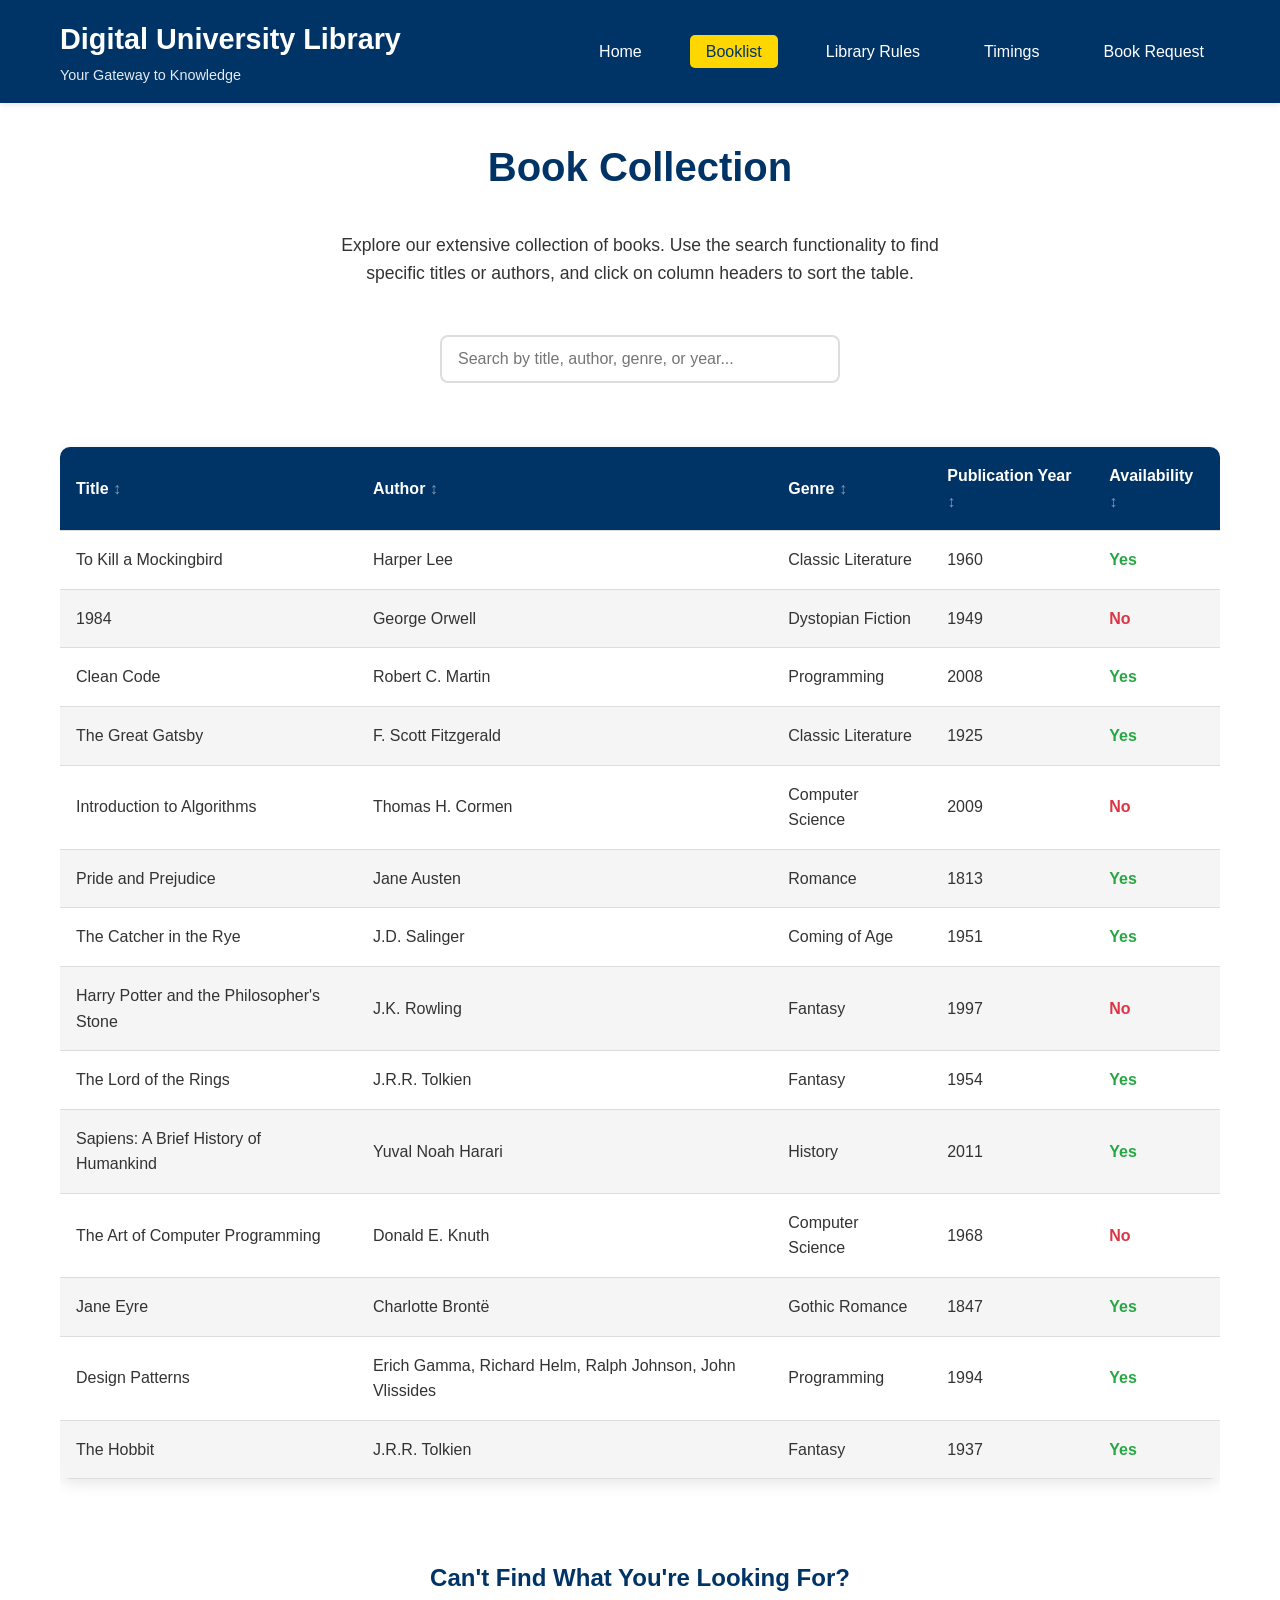
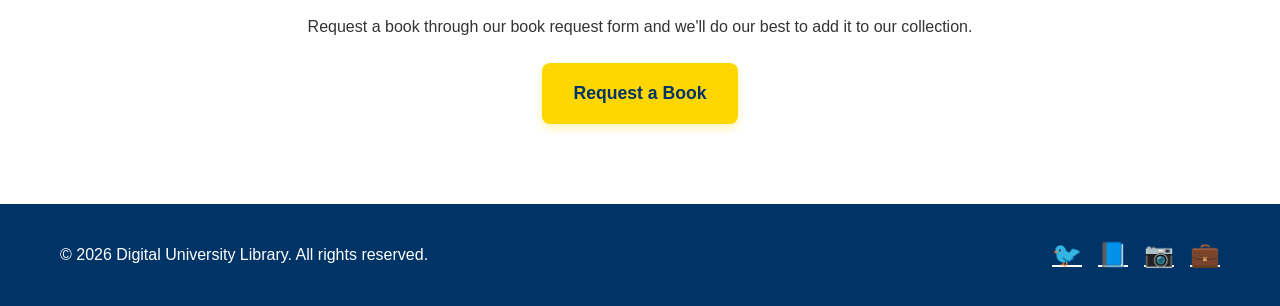
<file: digital-library/booklist.html>
<!DOCTYPE html>
<html lang="en">
<head>
    <meta charset="UTF-8">
    <meta name="viewport" content="width=device-width, initial-scale=1.0">
    <title>Digital University Library - Booklist</title>
    <link rel="stylesheet" href="styles.css">
    <link rel="icon" type="image/x-icon" href="data:image/svg+xml,<svg xmlns='http://www.w3.org/2000/svg' viewBox='0 0 100 100'><text y='.9em' font-size='90'>📚</text></svg>">
</head>
<body>
    <header>
        <div class="container">
            <div class="header-content">
                <div class="logo">
                    <h1>Digital University Library</h1>
                    <p>Your Gateway to Knowledge</p>
                </div>
                <nav role="navigation" aria-label="Main navigation">
                    <ul>
                        <li><a href="index.html">Home</a></li>
                        <li><a href="booklist.html" class="active">Booklist</a></li>
                        <li><a href="rules.html">Library Rules</a></li>
                        <li><a href="timings.html">Timings</a></li>
                        <li><a href="request.html">Book Request</a></li>
                    </ul>
                </nav>
            </div>
        </div>
    </header>

    <main>
        <div class="container">
            <section class="page-header">
                <h1 style="color: var(--primary-blue); text-align: center; margin-bottom: 2rem; font-size: 2.5rem;">Book Collection</h1>
                <p style="text-align: center; font-size: 1.1rem; margin-bottom: 3rem; max-width: 600px; margin-left: auto; margin-right: auto;">
                    Explore our extensive collection of books. Use the search functionality to find specific titles or authors, and click on column headers to sort the table.
                </p>
            </section>

            <div class="search-container">
                <label for="searchInput" class="sr-only">Search books</label>
                <input 
                    type="text" 
                    id="searchInput" 
                    class="search-input" 
                    placeholder="Search by title, author, genre, or year..."
                    aria-describedby="searchHelp"
                >
                <div id="searchHelp" class="sr-only">Type to filter books in the table below</div>
            </div>

            <div style="overflow-x: auto;">
                <table id="bookTable" role="table" aria-label="Library book collection">
                    <thead>
                        <tr>
                            <th data-sort="title" scope="col" aria-label="Sort by title">Title</th>
                            <th data-sort="author" scope="col" aria-label="Sort by author">Author</th>
                            <th data-sort="genre" scope="col" aria-label="Sort by genre">Genre</th>
                            <th data-sort="year" scope="col" aria-label="Sort by publication year">Publication Year</th>
                            <th data-sort="availability" scope="col" aria-label="Sort by availability">Availability</th>
                        </tr>
                    </thead>
                    <tbody>
                        <tr>
                            <td>To Kill a Mockingbird</td>
                            <td>Harper Lee</td>
                            <td>Classic Literature</td>
                            <td>1960</td>
                            <td><span class="available">Yes</span></td>
                        </tr>
                        <tr>
                            <td>1984</td>
                            <td>George Orwell</td>
                            <td>Dystopian Fiction</td>
                            <td>1949</td>
                            <td><span class="unavailable">No</span></td>
                        </tr>
                        <tr>
                            <td>Clean Code</td>
                            <td>Robert C. Martin</td>
                            <td>Programming</td>
                            <td>2008</td>
                            <td><span class="available">Yes</span></td>
                        </tr>
                        <tr>
                            <td>The Great Gatsby</td>
                            <td>F. Scott Fitzgerald</td>
                            <td>Classic Literature</td>
                            <td>1925</td>
                            <td><span class="available">Yes</span></td>
                        </tr>
                        <tr>
                            <td>Introduction to Algorithms</td>
                            <td>Thomas H. Cormen</td>
                            <td>Computer Science</td>
                            <td>2009</td>
                            <td><span class="unavailable">No</span></td>
                        </tr>
                        <tr>
                            <td>Pride and Prejudice</td>
                            <td>Jane Austen</td>
                            <td>Romance</td>
                            <td>1813</td>
                            <td><span class="available">Yes</span></td>
                        </tr>
                        <tr>
                            <td>The Catcher in the Rye</td>
                            <td>J.D. Salinger</td>
                            <td>Coming of Age</td>
                            <td>1951</td>
                            <td><span class="available">Yes</span></td>
                        </tr>
                        <tr>
                            <td>Harry Potter and the Philosopher's Stone</td>
                            <td>J.K. Rowling</td>
                            <td>Fantasy</td>
                            <td>1997</td>
                            <td><span class="unavailable">No</span></td>
                        </tr>
                        <tr>
                            <td>The Lord of the Rings</td>
                            <td>J.R.R. Tolkien</td>
                            <td>Fantasy</td>
                            <td>1954</td>
                            <td><span class="available">Yes</span></td>
                        </tr>
                        <tr>
                            <td>Sapiens: A Brief History of Humankind</td>
                            <td>Yuval Noah Harari</td>
                            <td>History</td>
                            <td>2011</td>
                            <td><span class="available">Yes</span></td>
                        </tr>
                        <tr>
                            <td>The Art of Computer Programming</td>
                            <td>Donald E. Knuth</td>
                            <td>Computer Science</td>
                            <td>1968</td>
                            <td><span class="unavailable">No</span></td>
                        </tr>
                        <tr>
                            <td>Jane Eyre</td>
                            <td>Charlotte Brontë</td>
                            <td>Gothic Romance</td>
                            <td>1847</td>
                            <td><span class="available">Yes</span></td>
                        </tr>
                        <tr>
                            <td>Design Patterns</td>
                            <td>Erich Gamma, Richard Helm, Ralph Johnson, John Vlissides</td>
                            <td>Programming</td>
                            <td>1994</td>
                            <td><span class="available">Yes</span></td>
                        </tr>
                        <tr>
                            <td>The Hobbit</td>
                            <td>J.R.R. Tolkien</td>
                            <td>Fantasy</td>
                            <td>1937</td>
                            <td><span class="available">Yes</span></td>
                        </tr>
                    </tbody>
                </table>
            </div>

            <section class="library-info" style="margin-top: 3rem; text-align: center;">
                <h2 style="color: var(--primary-blue); margin-bottom: 1rem;">Can't Find What You're Looking For?</h2>
                <p style="margin-bottom: 1.5rem;">Request a book through our book request form and we'll do our best to add it to our collection.</p>
                <a href="request.html" class="cta-button">Request a Book</a>
            </section>
        </div>
    </main>

    <footer>
        <div class="container">
            <div class="footer-content">
                <div class="copyright">
                    <p>&copy; 2026 Digital University Library. All rights reserved.</p>
                </div>
                <div class="social-links" aria-label="Social media links">
                    <a href="#" aria-label="Follow us on Twitter" title="Twitter">
                        <span style="font-size: 1.5rem;">🐦</span>
                    </a>
                    <a href="#" aria-label="Follow us on Facebook" title="Facebook">
                        <span style="font-size: 1.5rem;">📘</span>
                    </a>
                    <a href="#" aria-label="Follow us on Instagram" title="Instagram">
                        <span style="font-size: 1.5rem;">📷</span>
                    </a>
                    <a href="#" aria-label="Follow us on LinkedIn" title="LinkedIn">
                        <span style="font-size: 1.5rem;">💼</span>
                    </a>
                </div>
            </div>
        </div>
    </footer>

    <script src="script.js"></script>
</body>
</html>
</file>
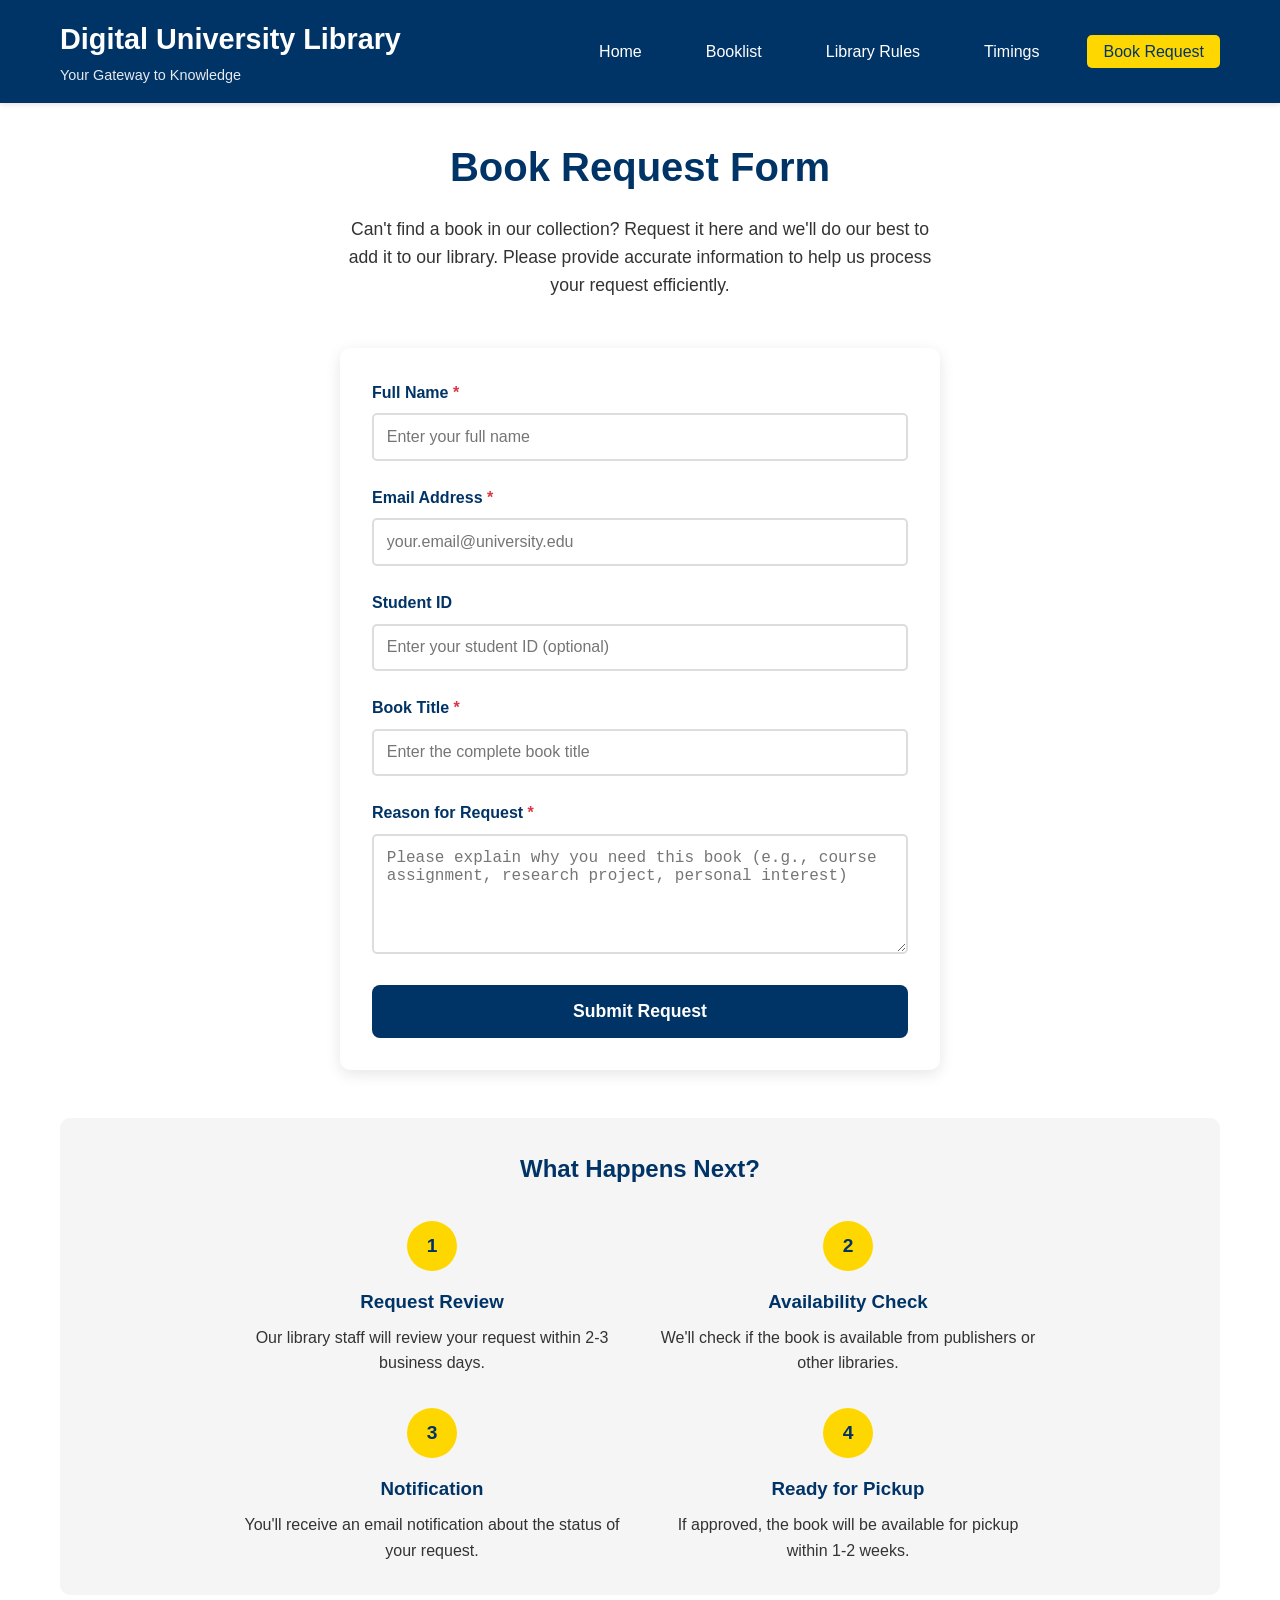
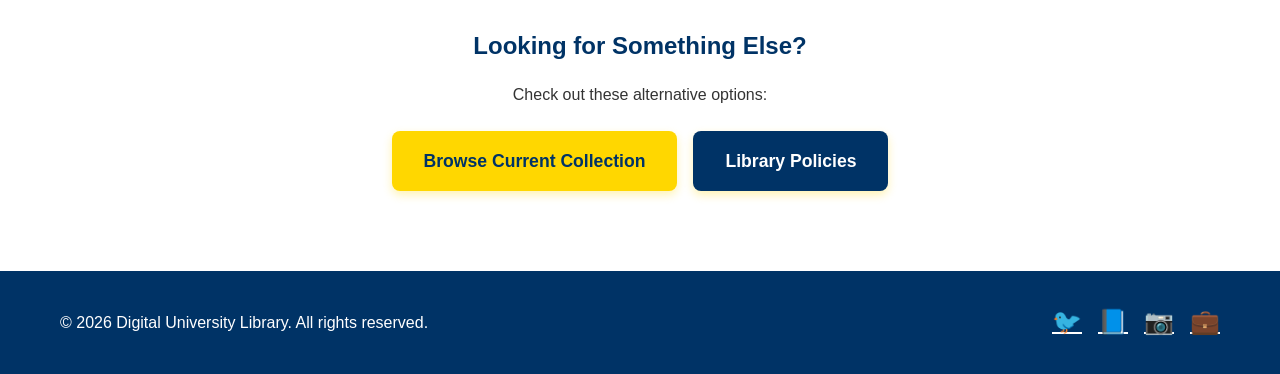
<file: digital-library/request.html>
<!DOCTYPE html>
<html lang="en">
<head>
    <meta charset="UTF-8">
    <meta name="viewport" content="width=device-width, initial-scale=1.0">
    <title>Digital University Library - Book Request</title>
    <link rel="stylesheet" href="styles.css">
    <link rel="icon" type="image/x-icon" href="data:image/svg+xml,<svg xmlns='http://www.w3.org/2000/svg' viewBox='0 0 100 100'><text y='.9em' font-size='90'>📚</text></svg>">
</head>
<body>
    <header>
        <div class="container">
            <div class="header-content">
                <div class="logo">
                    <h1>Digital University Library</h1>
                    <p>Your Gateway to Knowledge</p>
                </div>
                <nav role="navigation" aria-label="Main navigation">
                    <ul>
                        <li><a href="index.html">Home</a></li>
                        <li><a href="booklist.html">Booklist</a></li>
                        <li><a href="rules.html">Library Rules</a></li>
                        <li><a href="timings.html">Timings</a></li>
                        <li><a href="request.html" class="active">Book Request</a></li>
                    </ul>
                </nav>
            </div>
        </div>
    </header>

    <main>
        <div class="container">
            <section class="page-header">
                <h1 style="color: var(--primary-blue); text-align: center; margin-bottom: 1rem; font-size: 2.5rem;">Book Request Form</h1>
                <p style="text-align: center; font-size: 1.1rem; margin-bottom: 3rem; max-width: 600px; margin-left: auto; margin-right: auto;">
                    Can't find a book in our collection? Request it here and we'll do our best to add it to our library. Please provide accurate information to help us process your request efficiently.
                </p>
            </section>

            <div class="form-container">
                <form id="bookRequestForm" novalidate>
                    <div class="form-group">
                        <label for="fullName">Full Name <span style="color: #dc3545;">*</span></label>
                        <input 
                            type="text" 
                            id="fullName" 
                            name="fullName" 
                            required 
                            aria-describedby="fullNameError"
                            placeholder="Enter your full name"
                        >
                        <div class="error" id="fullNameError" role="alert"></div>
                    </div>

                    <div class="form-group">
                        <label for="email">Email Address <span style="color: #dc3545;">*</span></label>
                        <input 
                            type="email" 
                            id="email" 
                            name="email" 
                            required 
                            aria-describedby="emailError"
                            placeholder="your.email@university.edu"
                        >
                        <div class="error" id="emailError" role="alert"></div>
                    </div>

                    <div class="form-group">
                        <label for="studentId">Student ID</label>
                        <input 
                            type="text" 
                            id="studentId" 
                            name="studentId" 
                            aria-describedby="studentIdHelp"
                            placeholder="Enter your student ID (optional)"
                        >
                        <div id="studentIdHelp" class="sr-only">Student ID is optional but helps us process your request faster</div>
                    </div>

                    <div class="form-group">
                        <label for="bookTitle">Book Title <span style="color: #dc3545;">*</span></label>
                        <input 
                            type="text" 
                            id="bookTitle" 
                            name="bookTitle" 
                            required 
                            aria-describedby="bookTitleError"
                            placeholder="Enter the complete book title"
                        >
                        <div class="error" id="bookTitleError" role="alert"></div>
                    </div>

                    <div class="form-group">
                        <label for="reason">Reason for Request <span style="color: #dc3545;">*</span></label>
                        <textarea 
                            id="reason" 
                            name="reason" 
                            required 
                            aria-describedby="reasonError"
                            placeholder="Please explain why you need this book (e.g., course assignment, research project, personal interest)"
                            rows="4"
                        ></textarea>
                        <div class="error" id="reasonError" role="alert"></div>
                    </div>

                    <button type="submit" class="submit-btn">Submit Request</button>
                </form>
            </div>

            <section class="request-info" style="margin-top: 3rem; background: var(--light-gray); padding: 2rem; border-radius: 10px;">
                <h2 style="color: var(--primary-blue); text-align: center; margin-bottom: 2rem;">What Happens Next?</h2>
                
                <div style="display: grid; grid-template-columns: repeat(auto-fit, minmax(250px, 1fr)); gap: 2rem; max-width: 800px; margin: 0 auto;">
                    <div style="text-align: center;">
                        <div style="background: var(--accent-gold); color: var(--primary-blue); width: 50px; height: 50px; border-radius: 50%; display: flex; align-items: center; justify-content: center; margin: 0 auto 1rem; font-weight: bold; font-size: 1.2rem;">1</div>
                        <h3 style="color: var(--primary-blue); margin-bottom: 0.5rem;">Request Review</h3>
                        <p>Our library staff will review your request within 2-3 business days.</p>
                    </div>
                    
                    <div style="text-align: center;">
                        <div style="background: var(--accent-gold); color: var(--primary-blue); width: 50px; height: 50px; border-radius: 50%; display: flex; align-items: center; justify-content: center; margin: 0 auto 1rem; font-weight: bold; font-size: 1.2rem;">2</div>
                        <h3 style="color: var(--primary-blue); margin-bottom: 0.5rem;">Availability Check</h3>
                        <p>We'll check if the book is available from publishers or other libraries.</p>
                    </div>
                    
                    <div style="text-align: center;">
                        <div style="background: var(--accent-gold); color: var(--primary-blue); width: 50px; height: 50px; border-radius: 50%; display: flex; align-items: center; justify-content: center; margin: 0 auto 1rem; font-weight: bold; font-size: 1.2rem;">3</div>
                        <h3 style="color: var(--primary-blue); margin-bottom: 0.5rem;">Notification</h3>
                        <p>You'll receive an email notification about the status of your request.</p>
                    </div>
                    
                    <div style="text-align: center;">
                        <div style="background: var(--accent-gold); color: var(--primary-blue); width: 50px; height: 50px; border-radius: 50%; display: flex; align-items: center; justify-content: center; margin: 0 auto 1rem; font-weight: bold; font-size: 1.2rem;">4</div>
                        <h3 style="color: var(--primary-blue); margin-bottom: 0.5rem;">Ready for Pickup</h3>
                        <p>If approved, the book will be available for pickup within 1-2 weeks.</p>
                    </div>
                </div>
            </section>

            <section class="alternative-options" style="margin-top: 2rem; text-align: center;">
                <h2 style="color: var(--primary-blue); margin-bottom: 1rem;">Looking for Something Else?</h2>
                <p style="margin-bottom: 1.5rem;">Check out these alternative options:</p>
                <div style="display: flex; justify-content: center; gap: 1rem; flex-wrap: wrap;">
                    <a href="booklist.html" class="cta-button" style="text-decoration: none; display: inline-block;">Browse Current Collection</a>
                    <a href="rules.html" class="cta-button" style="text-decoration: none; display: inline-block; background: var(--primary-blue); color: var(--primary-white);">Library Policies</a>
                </div>
            </section>
        </div>
    </main>

    <footer>
        <div class="container">
            <div class="footer-content">
                <div class="copyright">
                    <p>&copy; 2026 Digital University Library. All rights reserved.</p>
                </div>
                <div class="social-links" aria-label="Social media links">
                    <a href="#" aria-label="Follow us on Twitter" title="Twitter">
                        <span style="font-size: 1.5rem;">🐦</span>
                    </a>
                    <a href="#" aria-label="Follow us on Facebook" title="Facebook">
                        <span style="font-size: 1.5rem;">📘</span>
                    </a>
                    <a href="#" aria-label="Follow us on Instagram" title="Instagram">
                        <span style="font-size: 1.5rem;">📷</span>
                    </a>
                    <a href="#" aria-label="Follow us on LinkedIn" title="LinkedIn">
                        <span style="font-size: 1.5rem;">💼</span>
                    </a>
                </div>
            </div>
        </div>
    </footer>

    <script src="script.js"></script>
</body>
</html>
</file>
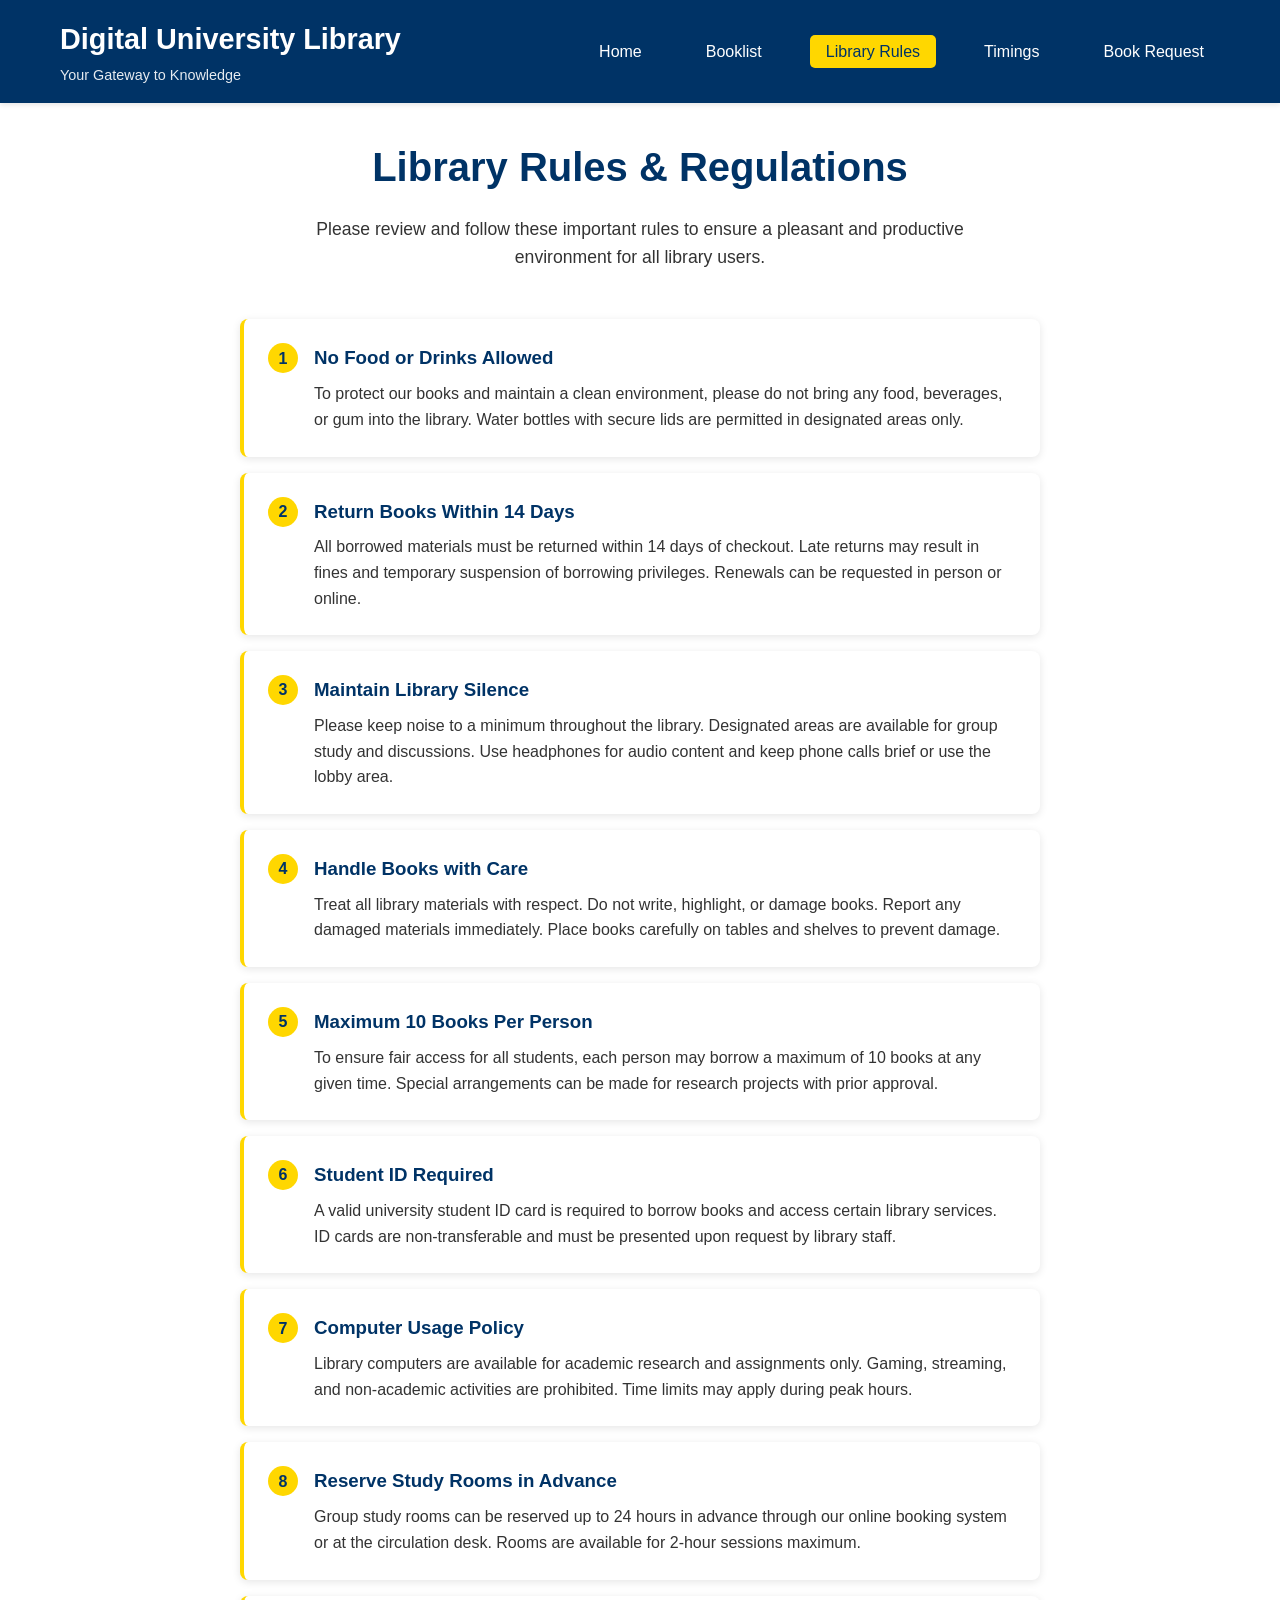
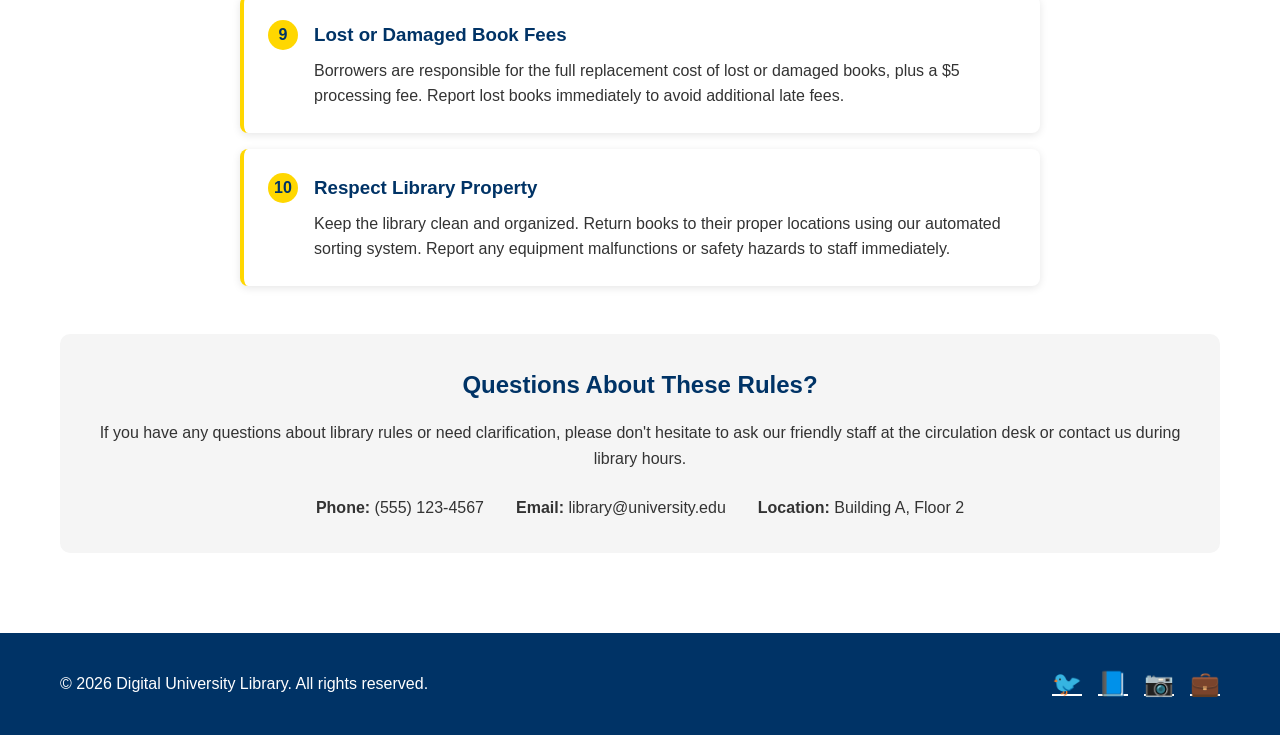
<file: digital-library/rules.html>
<!DOCTYPE html>
<html lang="en">
<head>
    <meta charset="UTF-8">
    <meta name="viewport" content="width=device-width, initial-scale=1.0">
    <title>Digital University Library - Library Rules</title>
    <link rel="stylesheet" href="styles.css">
    <link rel="icon" type="image/x-icon" href="data:image/svg+xml,<svg xmlns='http://www.w3.org/2000/svg' viewBox='0 0 100 100'><text y='.9em' font-size='90'>📚</text></svg>">
</head>
<body>
    <header>
        <div class="container">
            <div class="header-content">
                <div class="logo">
                    <h1>Digital University Library</h1>
                    <p>Your Gateway to Knowledge</p>
                </div>
                <nav role="navigation" aria-label="Main navigation">
                    <ul>
                        <li><a href="index.html">Home</a></li>
                        <li><a href="booklist.html">Booklist</a></li>
                        <li><a href="rules.html" class="active">Library Rules</a></li>
                        <li><a href="timings.html">Timings</a></li>
                        <li><a href="request.html">Book Request</a></li>
                    </ul>
                </nav>
            </div>
        </div>
    </header>

    <main>
        <div class="container">
            <section class="page-header">
                <h1 style="color: var(--primary-blue); text-align: center; margin-bottom: 1rem; font-size: 2.5rem;">Library Rules & Regulations</h1>
                <p style="text-align: center; font-size: 1.1rem; margin-bottom: 3rem; max-width: 700px; margin-left: auto; margin-right: auto;">
                    Please review and follow these important rules to ensure a pleasant and productive environment for all library users.
                </p>
            </section>

            <div class="rules-list">
                <div class="rule-item">
                    <div class="rule-icon">1</div>
                    <div class="rule-content">
                        <h3>No Food or Drinks Allowed</h3>
                        <p>To protect our books and maintain a clean environment, please do not bring any food, beverages, or gum into the library. Water bottles with secure lids are permitted in designated areas only.</p>
                    </div>
                </div>

                <div class="rule-item">
                    <div class="rule-icon">2</div>
                    <div class="rule-content">
                        <h3>Return Books Within 14 Days</h3>
                        <p>All borrowed materials must be returned within 14 days of checkout. Late returns may result in fines and temporary suspension of borrowing privileges. Renewals can be requested in person or online.</p>
                    </div>
                </div>

                <div class="rule-item">
                    <div class="rule-icon">3</div>
                    <div class="rule-content">
                        <h3>Maintain Library Silence</h3>
                        <p>Please keep noise to a minimum throughout the library. Designated areas are available for group study and discussions. Use headphones for audio content and keep phone calls brief or use the lobby area.</p>
                    </div>
                </div>

                <div class="rule-item">
                    <div class="rule-icon">4</div>
                    <div class="rule-content">
                        <h3>Handle Books with Care</h3>
                        <p>Treat all library materials with respect. Do not write, highlight, or damage books. Report any damaged materials immediately. Place books carefully on tables and shelves to prevent damage.</p>
                    </div>
                </div>

                <div class="rule-item">
                    <div class="rule-icon">5</div>
                    <div class="rule-content">
                        <h3>Maximum 10 Books Per Person</h3>
                        <p>To ensure fair access for all students, each person may borrow a maximum of 10 books at any given time. Special arrangements can be made for research projects with prior approval.</p>
                    </div>
                </div>

                <div class="rule-item">
                    <div class="rule-icon">6</div>
                    <div class="rule-content">
                        <h3>Student ID Required</h3>
                        <p>A valid university student ID card is required to borrow books and access certain library services. ID cards are non-transferable and must be presented upon request by library staff.</p>
                    </div>
                </div>

                <div class="rule-item">
                    <div class="rule-icon">7</div>
                    <div class="rule-content">
                        <h3>Computer Usage Policy</h3>
                        <p>Library computers are available for academic research and assignments only. Gaming, streaming, and non-academic activities are prohibited. Time limits may apply during peak hours.</p>
                    </div>
                </div>

                <div class="rule-item">
                    <div class="rule-icon">8</div>
                    <div class="rule-content">
                        <h3>Reserve Study Rooms in Advance</h3>
                        <p>Group study rooms can be reserved up to 24 hours in advance through our online booking system or at the circulation desk. Rooms are available for 2-hour sessions maximum.</p>
                    </div>
                </div>

                <div class="rule-item">
                    <div class="rule-icon">9</div>
                    <div class="rule-content">
                        <h3>Lost or Damaged Book Fees</h3>
                        <p>Borrowers are responsible for the full replacement cost of lost or damaged books, plus a $5 processing fee. Report lost books immediately to avoid additional late fees.</p>
                    </div>
                </div>

                <div class="rule-item">
                    <div class="rule-icon">10</div>
                    <div class="rule-content">
                        <h3>Respect Library Property</h3>
                        <p>Keep the library clean and organized. Return books to their proper locations using our automated sorting system. Report any equipment malfunctions or safety hazards to staff immediately.</p>
                    </div>
                </div>
            </div>

            <section class="contact-info" style="margin-top: 3rem; text-align: center; background: var(--light-gray); padding: 2rem; border-radius: 10px;">
                <h2 style="color: var(--primary-blue); margin-bottom: 1rem;">Questions About These Rules?</h2>
                <p style="margin-bottom: 1.5rem;">If you have any questions about library rules or need clarification, please don't hesitate to ask our friendly staff at the circulation desk or contact us during library hours.</p>
                <div style="display: flex; justify-content: center; gap: 2rem; flex-wrap: wrap; margin-top: 1.5rem;">
                    <div>
                        <strong>Phone:</strong> (555) 123-4567
                    </div>
                    <div>
                        <strong>Email:</strong> library@university.edu
                    </div>
                    <div>
                        <strong>Location:</strong> Building A, Floor 2
                    </div>
                </div>
            </section>
        </div>
    </main>

    <footer>
        <div class="container">
            <div class="footer-content">
                <div class="copyright">
                    <p>&copy; 2026 Digital University Library. All rights reserved.</p>
                </div>
                <div class="social-links" aria-label="Social media links">
                    <a href="#" aria-label="Follow us on Twitter" title="Twitter">
                        <span style="font-size: 1.5rem;">🐦</span>
                    </a>
                    <a href="#" aria-label="Follow us on Facebook" title="Facebook">
                        <span style="font-size: 1.5rem;">📘</span>
                    </a>
                    <a href="#" aria-label="Follow us on Instagram" title="Instagram">
                        <span style="font-size: 1.5rem;">📷</span>
                    </a>
                    <a href="#" aria-label="Follow us on LinkedIn" title="LinkedIn">
                        <span style="font-size: 1.5rem;">💼</span>
                    </a>
                </div>
            </div>
        </div>
    </footer>

    <script src="script.js"></script>
</body>
</html>
</file>
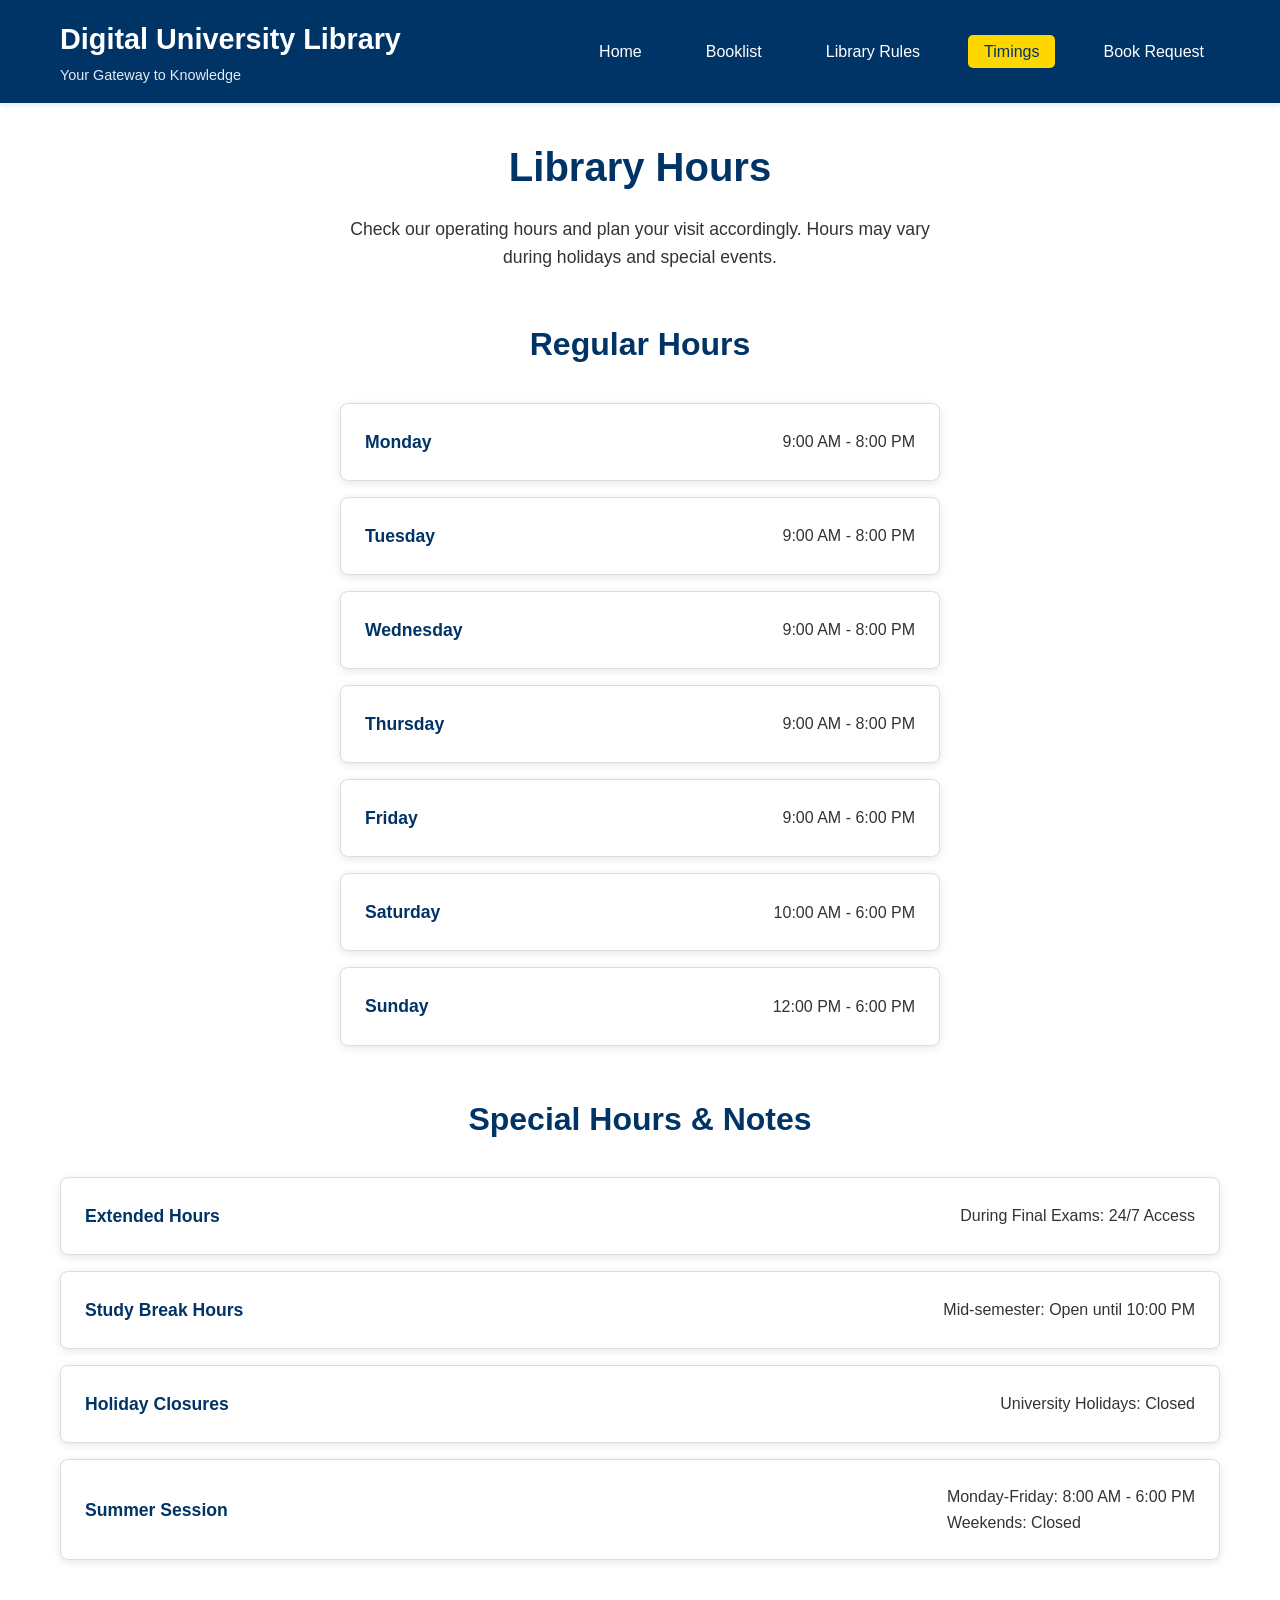
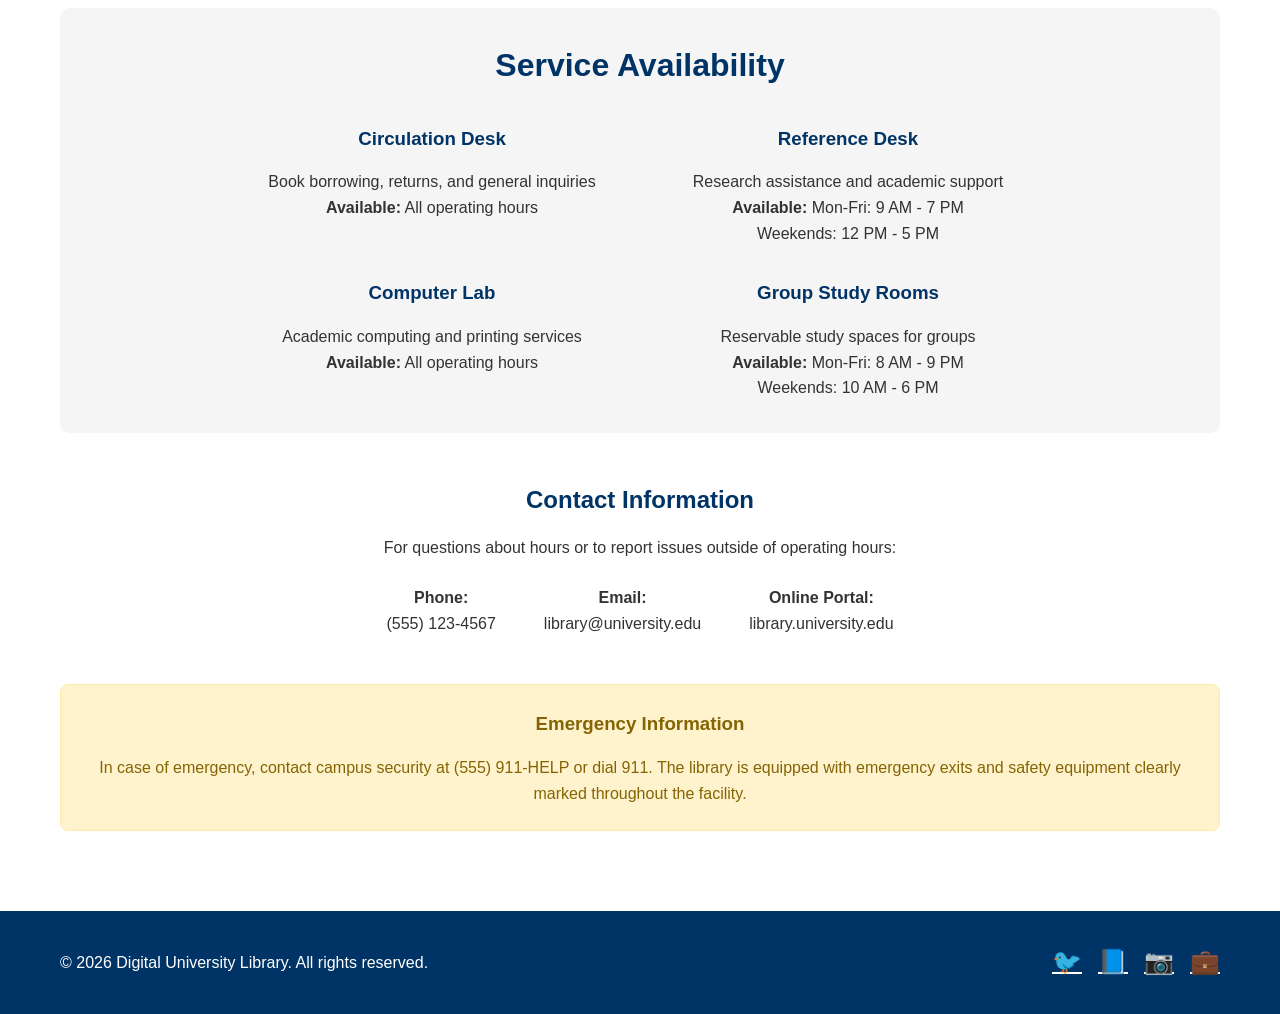
<file: digital-library/timings.html>
<!DOCTYPE html>
<html lang="en">
<head>
    <meta charset="UTF-8">
    <meta name="viewport" content="width=device-width, initial-scale=1.0">
    <title>Digital University Library - Timings</title>
    <link rel="stylesheet" href="styles.css">
    <link rel="icon" type="image/x-icon" href="data:image/svg+xml,<svg xmlns='http://www.w3.org/2000/svg' viewBox='0 0 100 100'><text y='.9em' font-size='90'>📚</text></svg>">
</head>
<body>
    <header>
        <div class="container">
            <div class="header-content">
                <div class="logo">
                    <h1>Digital University Library</h1>
                    <p>Your Gateway to Knowledge</p>
                </div>
                <nav role="navigation" aria-label="Main navigation">
                    <ul>
                        <li><a href="index.html">Home</a></li>
                        <li><a href="booklist.html">Booklist</a></li>
                        <li><a href="rules.html">Library Rules</a></li>
                        <li><a href="timings.html" class="active">Timings</a></li>
                        <li><a href="request.html">Book Request</a></li>
                    </ul>
                </nav>
            </div>
        </div>
    </header>

    <main>
        <div class="container">
            <section class="page-header">
                <h1 style="color: var(--primary-blue); text-align: center; margin-bottom: 1rem; font-size: 2.5rem;">Library Hours</h1>
                <p style="text-align: center; font-size: 1.1rem; margin-bottom: 3rem; max-width: 600px; margin-left: auto; margin-right: auto;">
                    Check our operating hours and plan your visit accordingly. Hours may vary during holidays and special events.
                </p>
            </section>

            <section class="schedule">
                <h2 style="color: var(--primary-blue); text-align: center; margin-bottom: 2rem; font-size: 2rem;">Regular Hours</h2>
                
                <div class="schedule-item">
                    <div class="day">Monday</div>
                    <div class="hours">9:00 AM - 8:00 PM</div>
                </div>

                <div class="schedule-item">
                    <div class="day">Tuesday</div>
                    <div class="hours">9:00 AM - 8:00 PM</div>
                </div>

                <div class="schedule-item">
                    <div class="day">Wednesday</div>
                    <div class="hours">9:00 AM - 8:00 PM</div>
                </div>

                <div class="schedule-item">
                    <div class="day">Thursday</div>
                    <div class="hours">9:00 AM - 8:00 PM</div>
                </div>

                <div class="schedule-item">
                    <div class="day">Friday</div>
                    <div class="hours">9:00 AM - 6:00 PM</div>
                </div>

                <div class="schedule-item">
                    <div class="day">Saturday</div>
                    <div class="hours">10:00 AM - 6:00 PM</div>
                </div>

                <div class="schedule-item">
                    <div class="day">Sunday</div>
                    <div class="hours">12:00 PM - 6:00 PM</div>
                </div>
            </section>

            <section class="special-hours" style="margin-top: 3rem;">
                <h2 style="color: var(--primary-blue); text-align: center; margin-bottom: 2rem; font-size: 2rem;">Special Hours & Notes</h2>
                
                <div class="schedule-item">
                    <div class="day">Extended Hours</div>
                    <div class="hours">During Final Exams: 24/7 Access</div>
                </div>

                <div class="schedule-item">
                    <div class="day">Study Break Hours</div>
                    <div class="hours">Mid-semester: Open until 10:00 PM</div>
                </div>

                <div class="schedule-item">
                    <div class="day">Holiday Closures</div>
                    <div class="hours">University Holidays: Closed</div>
                </div>

                <div class="schedule-item">
                    <div class="day">Summer Session</div>
                    <div class="hours">Monday-Friday: 8:00 AM - 6:00 PM<br>Weekends: Closed</div>
                </div>
            </section>

            <section class="service-availability" style="margin-top: 3rem; background: var(--light-gray); padding: 2rem; border-radius: 10px;">
                <h2 style="color: var(--primary-blue); text-align: center; margin-bottom: 2rem; font-size: 2rem;">Service Availability</h2>
                
                <div style="display: grid; grid-template-columns: repeat(auto-fit, minmax(250px, 1fr)); gap: 2rem; max-width: 800px; margin: 0 auto;">
                    <div style="text-align: center;">
                        <h3 style="color: var(--primary-blue); margin-bottom: 1rem;">Circulation Desk</h3>
                        <p>Book borrowing, returns, and general inquiries</p>
                        <p><strong>Available:</strong> All operating hours</p>
                    </div>
                    
                    <div style="text-align: center;">
                        <h3 style="color: var(--primary-blue); margin-bottom: 1rem;">Reference Desk</h3>
                        <p>Research assistance and academic support</p>
                        <p><strong>Available:</strong> Mon-Fri: 9 AM - 7 PM<br>Weekends: 12 PM - 5 PM</p>
                    </div>
                    
                    <div style="text-align: center;">
                        <h3 style="color: var(--primary-blue); margin-bottom: 1rem;">Computer Lab</h3>
                        <p>Academic computing and printing services</p>
                        <p><strong>Available:</strong> All operating hours</p>
                    </div>
                    
                    <div style="text-align: center;">
                        <h3 style="color: var(--primary-blue); margin-bottom: 1rem;">Group Study Rooms</h3>
                        <p>Reservable study spaces for groups</p>
                        <p><strong>Available:</strong> Mon-Fri: 8 AM - 9 PM<br>Weekends: 10 AM - 6 PM</p>
                    </div>
                </div>
            </section>

            <section class="contact-hours" style="margin-top: 3rem; text-align: center;">
                <h2 style="color: var(--primary-blue); margin-bottom: 1rem;">Contact Information</h2>
                <p style="margin-bottom: 1.5rem;">For questions about hours or to report issues outside of operating hours:</p>
                
                <div style="display: flex; justify-content: center; gap: 3rem; flex-wrap: wrap;">
                    <div style="text-align: center;">
                        <strong>Phone:</strong><br>
                        (555) 123-4567
                    </div>
                    <div style="text-align: center;">
                        <strong>Email:</strong><br>
                        library@university.edu
                    </div>
                    <div style="text-align: center;">
                        <strong>Online Portal:</strong><br>
                        library.university.edu
                    </div>
                </div>
            </section>

            <section class="emergency-info" style="margin-top: 3rem; background: #fff3cd; border: 1px solid #ffeaa7; padding: 1.5rem; border-radius: 8px; text-align: center;">
                <h3 style="color: #856404; margin-bottom: 1rem;">Emergency Information</h3>
                <p style="color: #856404;">In case of emergency, contact campus security at (555) 911-HELP or dial 911. The library is equipped with emergency exits and safety equipment clearly marked throughout the facility.</p>
            </section>
        </div>
    </main>

    <footer>
        <div class="container">
            <div class="footer-content">
                <div class="copyright">
                    <p>&copy; 2026 Digital University Library. All rights reserved.</p>
                </div>
                <div class="social-links" aria-label="Social media links">
                    <a href="#" aria-label="Follow us on Twitter" title="Twitter">
                        <span style="font-size: 1.5rem;">🐦</span>
                    </a>
                    <a href="#" aria-label="Follow us on Facebook" title="Facebook">
                        <span style="font-size: 1.5rem;">📘</span>
                    </a>
                    <a href="#" aria-label="Follow us on Instagram" title="Instagram">
                        <span style="font-size: 1.5rem;">📷</span>
                    </a>
                    <a href="#" aria-label="Follow us on LinkedIn" title="LinkedIn">
                        <span style="font-size: 1.5rem;">💼</span>
                    </a>
                </div>
            </div>
        </div>
    </footer>

    <script src="script.js"></script>
</body>
</html>
</file>
<file: digital-library/styles.css>
/* Digital University Library - Main Stylesheet */

:root {
  --primary-blue: #003366;
  --primary-white: #FFFFFF;
  --accent-gold: #FFD700;
  --light-gray: #f5f5f5;
  --dark-gray: #333;
  --border-gray: #ddd;
  --hover-blue: #004080;
}

* {
  margin: 0;
  padding: 0;
  box-sizing: border-box;
}

body {
  font-family: 'Segoe UI', Tahoma, Geneva, Verdana, sans-serif;
  line-height: 1.6;
  color: var(--dark-gray);
  background-color: var(--primary-white);
}

/* Header and Navigation */
header {
  background-color: var(--primary-blue);
  color: var(--primary-white);
  padding: 1rem 0;
  box-shadow: 0 2px 5px rgba(0, 0, 0, 0.1);
  position: sticky;
  top: 0;
  z-index: 100;
}

.container {
  max-width: 1200px;
  margin: 0 auto;
  padding: 0 20px;
}

.header-content {
  display: flex;
  justify-content: space-between;
  align-items: center;
  flex-wrap: wrap;
}

.logo h1 {
  font-size: 1.8rem;
  font-weight: bold;
}

.logo p {
  font-size: 0.9rem;
  opacity: 0.9;
  margin-top: 2px;
}

nav ul {
  list-style: none;
  display: flex;
  gap: 2rem;
  flex-wrap: wrap;
}

nav a {
  color: var(--primary-white);
  text-decoration: none;
  font-weight: 500;
  padding: 0.5rem 1rem;
  border-radius: 5px;
  transition: all 0.3s ease;
}

nav a:hover,
nav a.active {
  background-color: var(--accent-gold);
  color: var(--primary-blue);
  transform: translateY(-2px);
}

/* Main Content */
main {
  min-height: calc(100vh - 140px);
  padding: 2rem 0;
}

/* Hero Section */
.hero {
  text-align: center;
  padding: 4rem 0;
  background: linear-gradient(135deg, var(--primary-blue) 0%, var(--hover-blue) 100%);
  color: var(--primary-white);
  border-radius: 10px;
  margin-bottom: 3rem;
  box-shadow: 0 4px 15px rgba(0, 0, 0, 0.1);
}

.hero h1 {
  font-size: 3rem;
  margin-bottom: 1rem;
  text-shadow: 2px 2px 4px rgba(0, 0, 0, 0.3);
}

.hero p {
  font-size: 1.2rem;
  max-width: 600px;
  margin: 0 auto 2rem;
  opacity: 0.9;
}

.cta-button {
  display: inline-block;
  background-color: var(--accent-gold);
  color: var(--primary-blue);
  padding: 1rem 2rem;
  text-decoration: none;
  border-radius: 8px;
  font-weight: bold;
  font-size: 1.1rem;
  transition: all 0.3s ease;
  box-shadow: 0 4px 10px rgba(255, 215, 0, 0.3);
}

.cta-button:hover {
  background-color: #ffed4e;
  transform: translateY(-2px);
  box-shadow: 0 6px 15px rgba(255, 215, 0, 0.4);
}

/* Featured Books Section */
.featured-books {
  margin: 3rem 0;
}

.featured-books h2 {
  text-align: center;
  color: var(--primary-blue);
  margin-bottom: 2rem;
  font-size: 2.2rem;
}

.books-grid {
  display: grid;
  grid-template-columns: repeat(auto-fit, minmax(250px, 1fr));
  gap: 2rem;
  margin-bottom: 3rem;
}

.book-card {
  background: var(--primary-white);
  border-radius: 10px;
  overflow: hidden;
  box-shadow: 0 4px 15px rgba(0, 0, 0, 0.1);
  transition: all 0.3s ease;
}

.book-card:hover {
  transform: translateY(-5px);
  box-shadow: 0 8px 25px rgba(0, 0, 0, 0.15);
}

.book-card img {
  width: 100%;
  height: 300px;
  object-fit: cover;
}

.book-card h3 {
  padding: 1rem;
  color: var(--primary-blue);
  font-size: 1.2rem;
}

.book-card p {
  padding: 0 1rem 1rem;
  color: var(--dark-gray);
}

/* Search and Filter */
.search-container {
  margin-bottom: 2rem;
  text-align: center;
}

.search-input {
  padding: 0.8rem 1rem;
  font-size: 1rem;
  border: 2px solid var(--border-gray);
  border-radius: 8px;
  width: 100%;
  max-width: 400px;
  transition: border-color 0.3s ease;
}

.search-input:focus {
  outline: none;
  border-color: var(--accent-gold);
  box-shadow: 0 0 0 3px rgba(255, 215, 0, 0.2);
}

/* Tables */
table {
  width: 100%;
  border-collapse: collapse;
  margin: 2rem 0;
  background: var(--primary-white);
  border-radius: 10px;
  overflow: hidden;
  box-shadow: 0 4px 15px rgba(0, 0, 0, 0.1);
}

th, td {
  padding: 1rem;
  text-align: left;
  border-bottom: 1px solid var(--border-gray);
}

th {
  background-color: var(--primary-blue);
  color: var(--primary-white);
  font-weight: bold;
  cursor: pointer;
  position: relative;
  transition: background-color 0.3s ease;
}

th:hover {
  background-color: var(--hover-blue);
}

th.sortable::after {
  content: ' ↕';
  opacity: 0.5;
}

th.sorted-asc::after {
  content: ' ↑';
  color: var(--accent-gold);
}

th.sorted-desc::after {
  content: ' ↓';
  color: var(--accent-gold);
}

tr:nth-child(even) {
  background-color: var(--light-gray);
}

tr:hover {
  background-color: rgba(255, 215, 0, 0.1);
}

.available {
  color: #28a745;
  font-weight: bold;
}

.unavailable {
  color: #dc3545;
  font-weight: bold;
}

/* Lists */
.rules-list {
  max-width: 800px;
  margin: 0 auto;
}

.rule-item {
  background: var(--primary-white);
  margin: 1rem 0;
  padding: 1.5rem;
  border-radius: 8px;
  border-left: 4px solid var(--accent-gold);
  box-shadow: 0 2px 8px rgba(0, 0, 0, 0.1);
  display: flex;
  align-items: flex-start;
  gap: 1rem;
  transition: all 0.3s ease;
}

.rule-item:hover {
  transform: translateX(5px);
  box-shadow: 0 4px 15px rgba(0, 0, 0, 0.15);
}

.rule-icon {
  background-color: var(--accent-gold);
  color: var(--primary-blue);
  width: 30px;
  height: 30px;
  border-radius: 50%;
  display: flex;
  align-items: center;
  justify-content: center;
  font-weight: bold;
  flex-shrink: 0;
}

.rule-content h3 {
  color: var(--primary-blue);
  margin-bottom: 0.5rem;
}

/* Schedule */
.schedule {
  max-width: 600px;
  margin: 0 auto;
}

.schedule-item {
  background: var(--primary-white);
  padding: 1.5rem;
  margin: 1rem 0;
  border-radius: 8px;
  border: 1px solid var(--border-gray);
  box-shadow: 0 2px 8px rgba(0, 0, 0, 0.1);
  display: flex;
  justify-content: space-between;
  align-items: center;
  transition: all 0.3s ease;
}

.schedule-item:hover {
  box-shadow: 0 4px 15px rgba(0, 0, 0, 0.15);
}

.day {
  font-weight: bold;
  color: var(--primary-blue);
  font-size: 1.1rem;
}

.hours {
  color: var(--dark-gray);
  font-weight: 500;
}

/* Forms */
.form-container {
  max-width: 600px;
  margin: 0 auto;
  background: var(--primary-white);
  padding: 2rem;
  border-radius: 10px;
  box-shadow: 0 4px 15px rgba(0, 0, 0, 0.1);
}

.form-group {
  margin-bottom: 1.5rem;
}

.form-group label {
  display: block;
  margin-bottom: 0.5rem;
  font-weight: bold;
  color: var(--primary-blue);
}

.form-group input,
.form-group textarea {
  width: 100%;
  padding: 0.8rem;
  border: 2px solid var(--border-gray);
  border-radius: 5px;
  font-size: 1rem;
  transition: border-color 0.3s ease;
}

.form-group input:focus,
.form-group textarea:focus {
  outline: none;
  border-color: var(--accent-gold);
  box-shadow: 0 0 0 3px rgba(255, 215, 0, 0.2);
}

.form-group textarea {
  resize: vertical;
  min-height: 120px;
}

.form-group .error {
  color: #dc3545;
  font-size: 0.9rem;
  margin-top: 0.5rem;
  display: none;
}

.form-group.error input,
.form-group.error textarea {
  border-color: #dc3545;
}

.form-group.error .error {
  display: block;
}

.submit-btn {
  background-color: var(--primary-blue);
  color: var(--primary-white);
  padding: 1rem 2rem;
  border: none;
  border-radius: 8px;
  font-size: 1.1rem;
  font-weight: bold;
  cursor: pointer;
  transition: all 0.3s ease;
  width: 100%;
}

.submit-btn:hover {
  background-color: var(--hover-blue);
  transform: translateY(-2px);
  box-shadow: 0 4px 10px rgba(0, 51, 102, 0.3);
}

/* Footer */
footer {
  background-color: var(--primary-blue);
  color: var(--primary-white);
  padding: 2rem 0;
  margin-top: 3rem;
  text-align: center;
}

.footer-content {
  display: flex;
  justify-content: space-between;
  align-items: center;
  flex-wrap: wrap;
  gap: 1rem;
}

.social-links {
  display: flex;
  gap: 1rem;
}

.social-links a {
  color: var(--primary-white);
  font-size: 1.5rem;
  transition: color 0.3s ease;
}

.social-links a:hover {
  color: var(--accent-gold);
}

/* Responsive Design */
@media (max-width: 768px) {
  .header-content {
    flex-direction: column;
    gap: 1rem;
  }

  nav ul {
    gap: 1rem;
  }

  .hero h1 {
    font-size: 2rem;
  }

  .hero p {
    font-size: 1rem;
  }

  .books-grid {
    grid-template-columns: 1fr;
  }

  table {
    font-size: 0.9rem;
  }

  th, td {
    padding: 0.5rem;
  }

  .schedule-item {
    flex-direction: column;
    text-align: center;
    gap: 0.5rem;
  }

  .footer-content {
    flex-direction: column;
    text-align: center;
  }
}

@media (max-width: 480px) {
  .container {
    padding: 0 10px;
  }

  main {
    padding: 1rem 0;
  }

  .hero {
    padding: 2rem 1rem;
  }

  .hero h1 {
    font-size: 1.8rem;
  }

  .form-container {
    padding: 1rem;
  }

  table {
    font-size: 0.8rem;
  }

  th, td {
    padding: 0.3rem;
  }
}

/* Animations */
@keyframes fadeIn {
  from {
    opacity: 0;
    transform: translateY(20px);
  }
  to {
    opacity: 1;
    transform: translateY(0);
  }
}

.fade-in {
  animation: fadeIn 0.6s ease-out;
}

/* Accessibility */
.sr-only {
  position: absolute;
  width: 1px;
  height: 1px;
  padding: 0;
  margin: -1px;
  overflow: hidden;
  clip: rect(0, 0, 0, 0);
  white-space: nowrap;
  border: 0;
}

/* Focus styles for better accessibility */
a:focus,
button:focus,
input:focus,
textarea:focus {
  outline: 2px solid var(--accent-gold);
  outline-offset: 2px;
}
</file>
